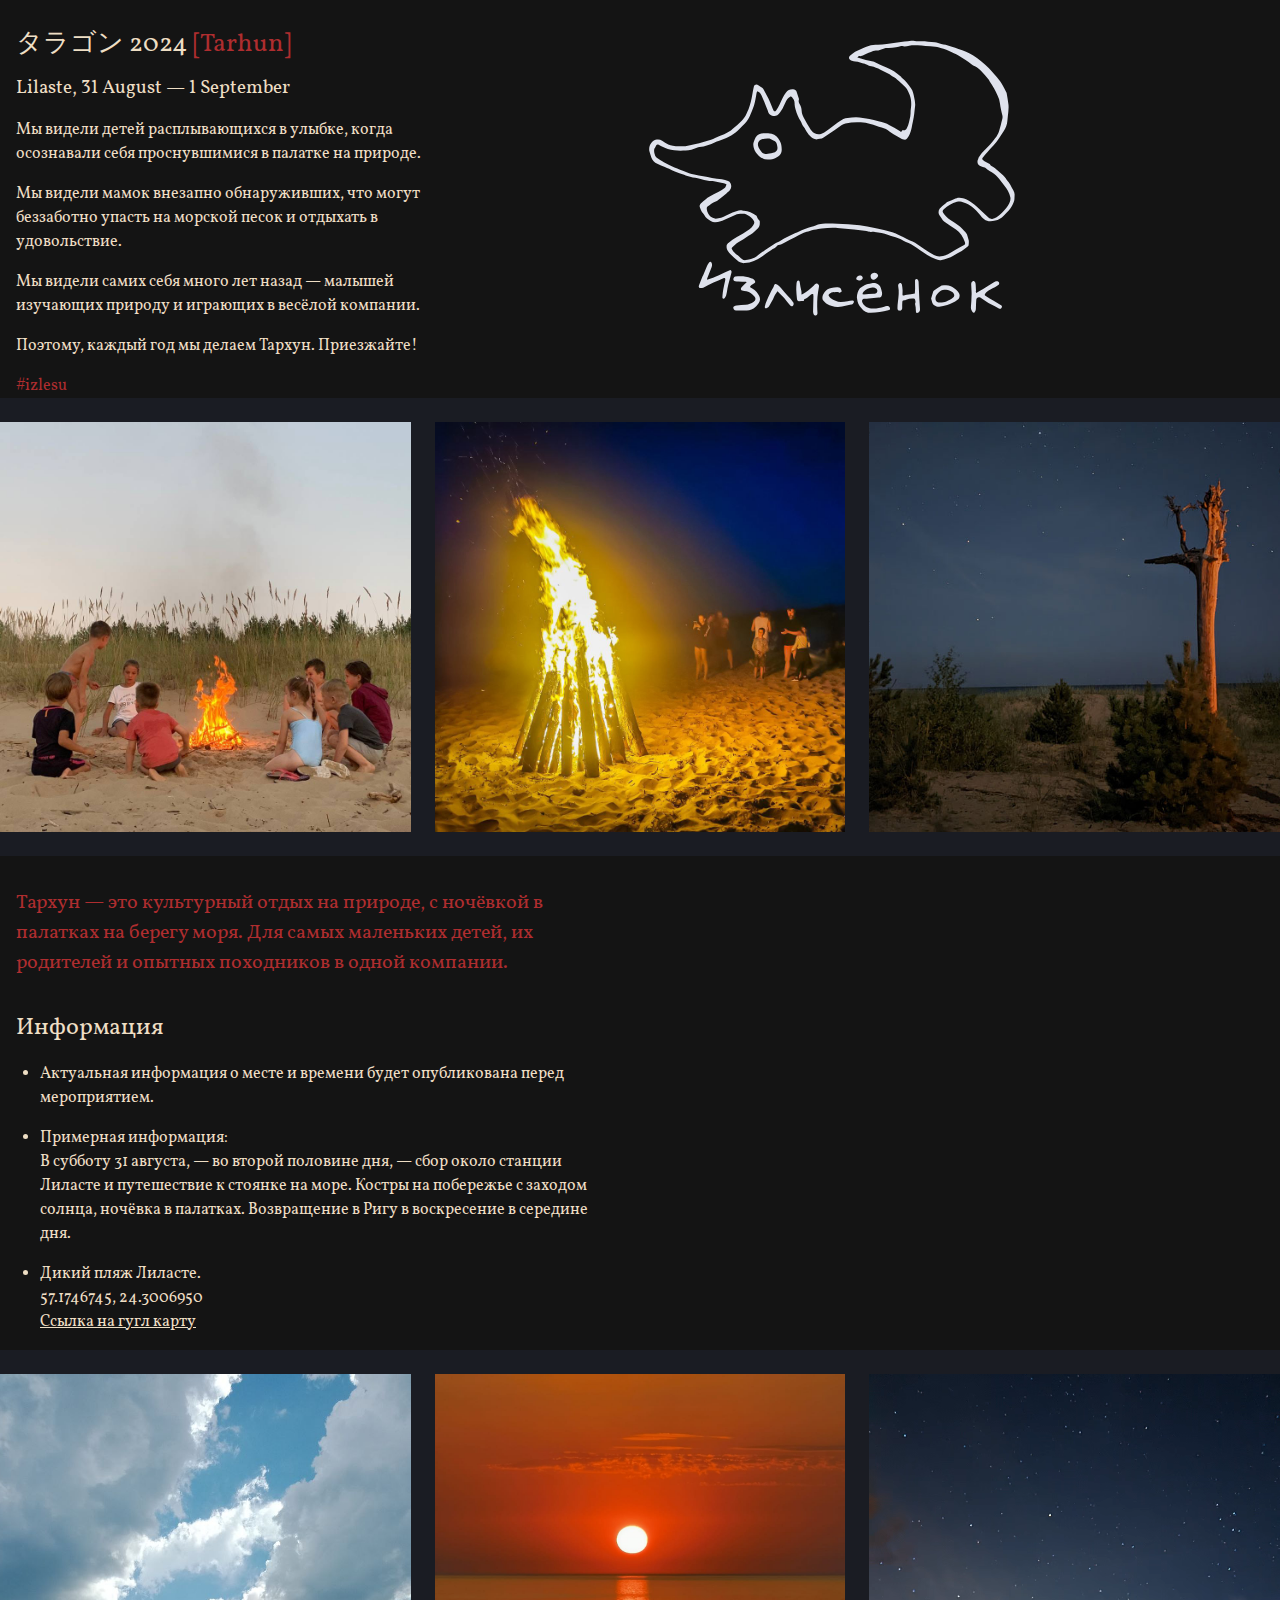
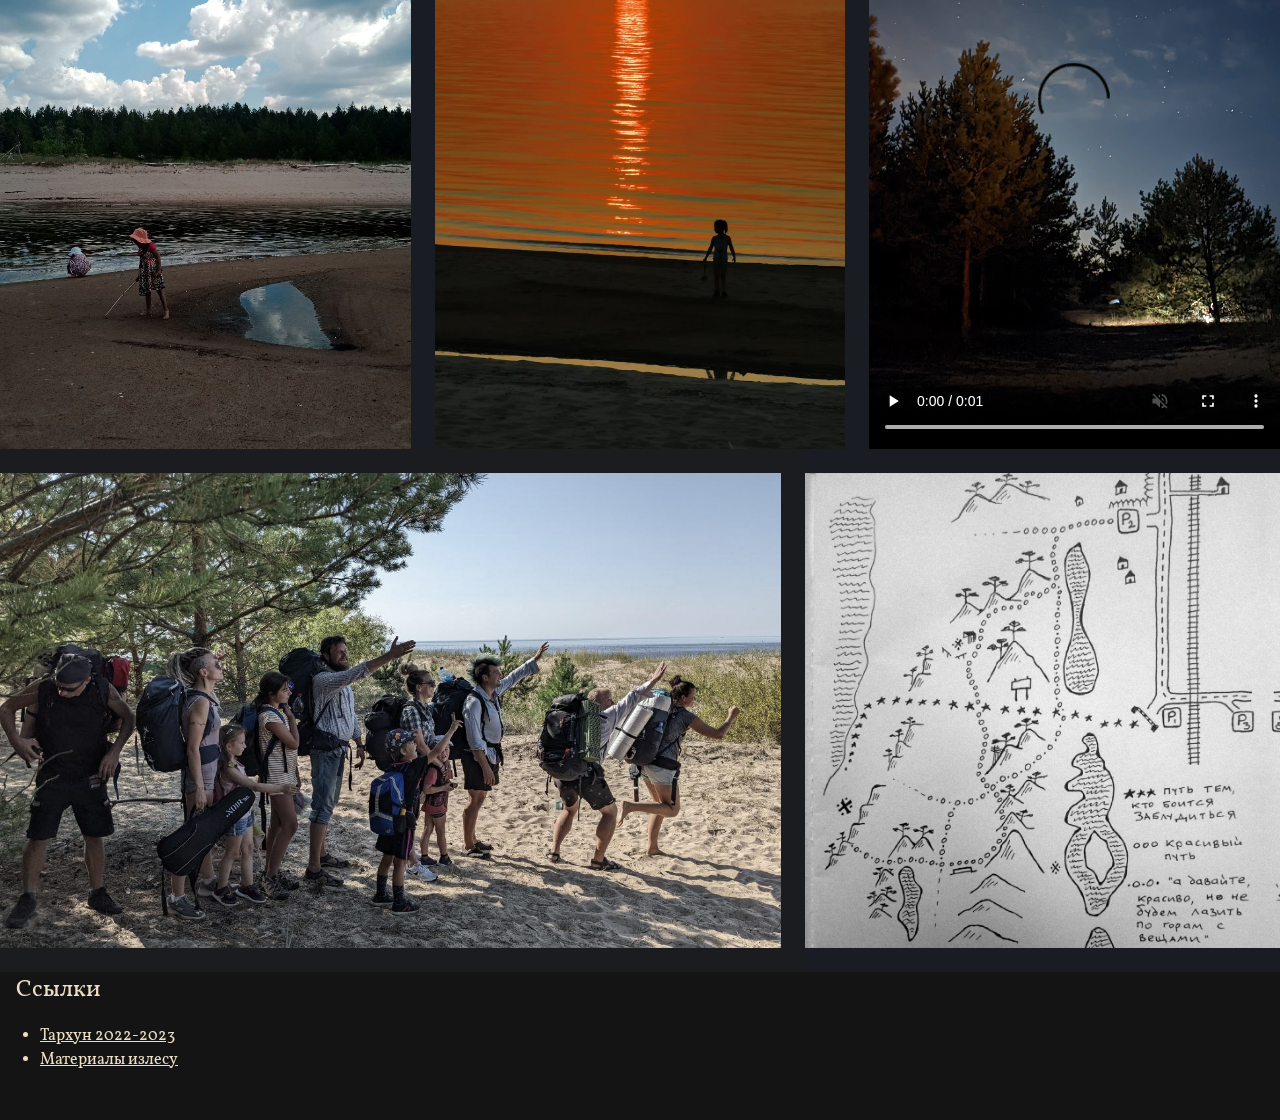
<file: index.html>
<!DOCTYPE html>
<html lang="en">
<head>
    <meta charset="UTF-8">
    <meta content="width=device-width,initial-scale=1" name="viewport">
    <!-- .htmlseed 24.5.10 Len ~ ʕ⊙ᴥ⊙ʔ ~ -->

    <!-- ~ ~ ~ ~ ~ ~ ~ ~ ~ ~ ~ ~ ~ ~ ~ ~ ~ ~ ~ ~ ~>> Tab data -->
    <title>タラゴン Tarhun`24</title>
    <meta name="description" content="Мероприятие для детей в дикой природе">
    <meta name="theme-color" content="#314159">
    <link rel="icon" type="image/png" href="app/icon512.png">
    <!-- ~ ~ ~ ~ ~ ~ ~ ~ ~ ~ ~ ~ ~ ~ ~ ~ ~ ~ ~ ~ -->

    <!-- ~ ~ ~ ~ ~ ~ ~ ~ ~ ~ ~ ~ ~ ~ ~ ~ ~ ~ ~ ~ ~>> CSS preset 2024 -->
    <style>
        body {
          --colorPaperTone: hsl( 37, 55%, 85%);
          --colorPaperDark: hsl(  0,  0%,  8%);
          --colorPaperRose: hsl(359, 59%, 43%);

          --background-color: var(--colorPaperDark);
          --foreground-color: var(--colorPaperTone);
              --accent-color: var(--colorPaperRose);
        }

        body {
            background-color: var(--background-color);
            margin: 0; color: var(--foreground-color);
            font-family: monospace; overflow-y:scroll;
        }

        a {
            color: inherit;
            text-decoration: underline;
        }

        img, video, svg {
            margin: 0;
            border: 0;
            max-width: 100%;
            display:  block;
        }
    </style>
    <!-- ~ ~ ~ ~ ~ ~ ~ ~ ~ ~ ~ ~ ~ ~ ~ ~ ~ ~ ~ ~ ~>> CSS custom -->
    <style>
        [contenteditable] {
            color: var(--accent-color, inherit);
            border-left: 1em solid currentColor;
        }
        [accent-color] {
            color: var(--accent-color);
        }
    </style>
    <!-- ~ ~ ~ ~ ~ ~ ~ ~ ~ ~ ~ ~ ~ ~ ~ ~ ~ ~ ~ ~ ~>> CSS stylesheet -->
    <link
        href="app/combo.css"
        type="text/css" rel="stylesheet" media="all">
    <link
        href="app/compo.css"
        type="text/css" rel="stylesheet" media="all">
    <link
        href="app/custom.css"
        type="text/css" rel="stylesheet" media="all">
    <link
        href="app/cfonts.css"
        type="text/css" rel="stylesheet" media="all">
    <!-- ~ ~ ~ ~ ~ ~ ~ ~ ~ ~ ~ ~ ~ ~ ~ ~ ~ ~ ~ ~ -->

</head>
<body>
    <!-- ~ ~ ~ ~ ~ ~ ~ ~ ~ ~ ~ ~ ~ ~ ~ ~ ~ ~ ~ ~ ~>> introduction -->
    <article article-introduction class="layoutBook">
        <section>
            <h1>
                タラゴン 2024
                <span accent-color>[Tarhun]</span>
            </h1>
            <h3 class="font-feature-digital">
                Lilaste, 31 August — 1 September
            </h3>

            <p>
                Мы видели детей расплывающихся в улыбке, когда осознавали себя проснувшимися в палатке на природе.
            </p>
            <p>
                Мы видели мамок внезапно обнаруживших, что могут беззаботно упасть на морской песок и отдыхать в удовольствие.
            </p>
            <p>
                Мы видели самих себя много лет назад — малышей изучающих природу и играющих в весёлой компании.
            </p>
            <p>
                Поэтому, каждый год мы делаем Тархун. Приезжайте!
            </p>
            <p>
                <span accent-color>#izlesu</span>
            </p>
        </section>
        <blockquote>
            <img class="Xratio --fitme"
                 src="art/izlisenok-v00.svg"
                 alt="">
        </blockquote>
    </article>


    <!-- ~ ~ ~ ~ ~ ~ ~ ~ ~ ~ ~ ~ ~ ~ ~ ~ ~ ~ ~ ~ ~>> introduction gallery -->
    <article class="layoutGallery">
        <section class="gridline XXX">
            <img class="Qratio fitme"
                 src="art/kidfire.jpg"
                 alt="">
            <img class="Qratio fitme"
                 src="art/bigfire.jpg"
                 alt="">
            <img class="Qratio fitme"
                 src="art/icon.jpg"
                 alt="">
        </section>
    </article>

    <!-- ~ ~ ~ ~ ~ ~ ~ ~ ~ ~ ~ ~ ~ ~ ~ ~ ~ ~ ~ ~ ~>> information -->
    <article article-about class="layoutBook">
        <p>Тархун — это культурный отдых на природе, с ночёвкой в палатках на берегу моря. Для самых маленьких детей, их родителей и опытных походников в одной компании.</p>
    </article>

    <article article-information class="layoutBook">
        <h2>Информация</h2>
        <ul>
            <li>
                Актуальная информация о месте и времени будет опубликована перед мероприятием.
            </li>
            <li>
                Примерная информация:<br/>
                В субботу 31 августа, — во второй половине дня, — сбор около станции Лиласте и путешествие к стоянке на море. Костры на побережье с заходом солнца, ночёвка в палатках. Возвращение в Ригу в воскресение в середине дня.
            </li>
            <li>
                <p>Дикий пляж Лиласте.</p>
                <p>57.1746745, 24.3006950</p>
                <p><a href="https://www.google.com/maps/place/Lilaste+beach/@57.1740279,24.3037253,16.75z/data=!4m13!1m7!3m6!1s0x46eeb0d0ee4a5ccd:0x9d9f8675a04b0f5d!2sLilaste,+Saulkrastu+lauku+teritorija!3b1!8m2!3d57.1903185!4d24.3491152!3m4!1s0x46eeb74736297241:0x84dd68f817b6980c!8m2!3d57.1745302!4d24.300705!5m1!1e4">Ссылка на гугл карту</a></p>
            </li>
        </ul>
    </article>

    <!-- ~ ~ ~ ~ ~ ~ ~ ~ ~ ~ ~ ~ ~ ~ ~ ~ ~ ~ ~ ~ ~>> inspiration gallery -->
    <article article-inspiration class="layoutGallery">
        <section class="gridline XXX">
            <img class="Vratio fitme"
                 src="art/vnice02.jpg"
                 alt="">
            <img class="Vratio fitme"
                 src="art/vnice01.jpg"
                 alt="">
            <video controls muted loop autoplay
                   onloadstart="this.playbackRate = 1;"
                   class="Vratio --screensize fitme"
                   style="object-position: 50% 50%; transform: scaleX(1);
                   filter: saturate(100%) contrast(100%) brightness(100%);"
                   ><source type="video/webm"
                    src="art/Night-camp-by-Kiver.webm"
                    /></video>
        </section>
        <section class="gridline WQ">
            <img class="Wratio fitme"
                 src="art/tarhun-exit_2022-08-28_18-46-59.jpg"
                 style="filter: saturate(60%);"
                 alt="">
            <img class="Qratio fitme"
                 src="art/Tarhun-map01sq.jpg"
                 alt="">
        </section>

    </article>

    <!-- ~ ~ ~ ~ ~ ~ ~ ~ ~ ~ ~ ~ ~ ~ ~ ~ ~ ~ ~ ~ ~>> outro -->
    <article article-links class="layoutBook">
        <h2>Ссылки</h2>
        <ul>
            <li>
                <a href="tarhun2023.html">Тархун 2022-2023</a>
            </li>
            <li>
                <a href="https://zlsheepcity.github.io/izlesu/">Материалы излесу</a>
            </li>
        </ul>
    </article>

    <br><br>
    <!-- ~ ~ ~ ~ ~ ~ ~ ~ ~ ~ ~ ~ ~ ~ ~ ~ ~ ~ ~ ~ ~>> END -->
</body>
</html>
</file>
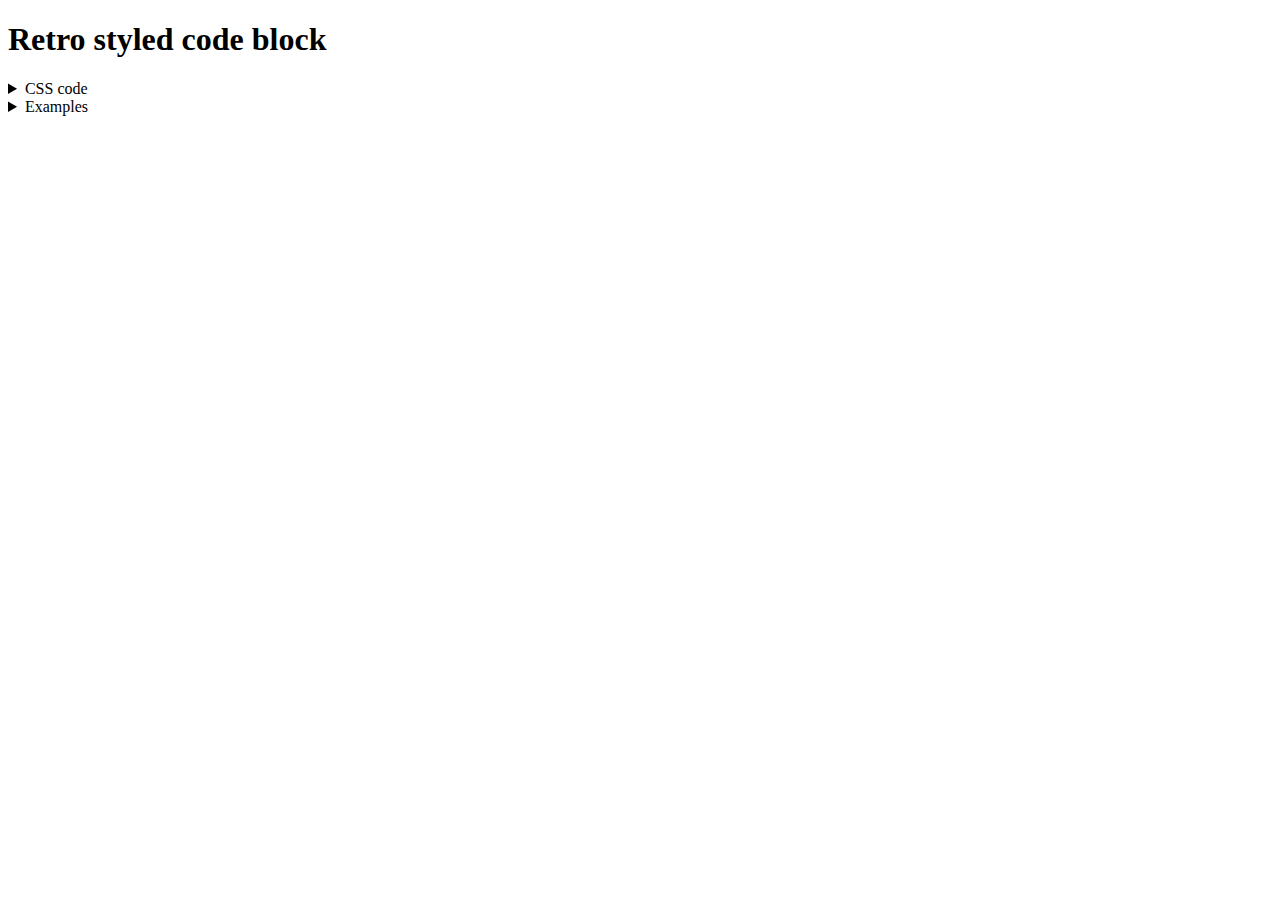
<file: article-code-block.html>
<!DOCTYPE html>
<html lang="en">
<head>
    <meta charset="UTF-8">
    <title>Retro Styled Code Block</title>

    <link
        href="https://fonts.googleapis.com/css?family=VT323"
        rel="stylesheet">

</head>
<body>

    <header>
        <h1 class="ar-candy-caption">
            <b row size-a tint-y>
                <b size-b tint-a> Retro</b>
                <b size-b tint-a> styled</b>
            </b>
            <b row size-a tint-a>
                <b size-c tint-g> code</b>
                <b size-b tint-a> block</b>
            </b>
        </h1>
    </header>

    <!-- ~ ~ ~ ~ ~ ~ ~ ~ ~ ~ ~ ~ ~ ~ ~ ~ ~ ~ ~ ~ ~ ~ CSS code -->

    <details>
    <summary>CSS code</summary>
    <style display-source code-block>
        /* ~ ~ ~ ~ ~ ~ ~ ~ ~ ~ ~ ~ ~ Typography */

        [code-block] {
            font-family: 'VT323', monospace;
            font-size:    1.25rem;
            line-height:  1.25;
            tab-size:     4;
            white-space:  pre;
            font-weight:  normal;
            font-variant-ligatures: none;
        }

        /** Google Font
            @import url('https://fonts.googleapis.com/css?family=VT323');
            <link
                href="https://fonts.googleapis.com/css?family=VT323"
                rel="stylesheet">
        **/

        /* ~ ~ ~ ~ ~ ~ ~ ~ ~ ~ ~ ~ ~ Layout */

        [code-block] {
            display:    block;
            min-height: 5rem;
            margin:     0;
            border:     0;
            padding:    1rem;
            overflow:   auto;
            overflow-y: hidden;
            position:   relative;
            resize:     none;
        }

        /* ~ ~ ~ ~ ~ ~ ~ ~ ~ ~ ~ ~ ~ Decoration Design */

        [code-block][theme-green] { --theme-HSL-text: 91, 100%, 50%; }
        [code-block][theme-brown] { --theme-HSL-text: 41, 100%, 50%; }
        [code-block] {
          --theme-HSL-text: 41, 100%, 50%;
          --theme-HSL-back: 226, 15%, 12%; /* NobleBlack */

          --code-back-color:  hsla(var(--theme-HSL-back), 1);
          --code-text-color:  hsla(var(--theme-HSL-text), 0.80);
          --code-drag-color:  hsla(var(--theme-HSL-text), 0.60);
          --code-text-shadow: hsla(var(--theme-HSL-text), 0.10);
          --code-back-shadow: hsla(var(--theme-HSL-back), 0.75);
          --light-00: hsla(var(--theme-HSL-text), 0.00);
          --light-01: hsla(var(--theme-HSL-text), 0.01);
          --light-05: hsla(var(--theme-HSL-text), 0.05);
          --light-15: hsla(var(--theme-HSL-text), 0.15);

            background-color: var(--code-back-color);
            color:            var(--code-text-color);
            text-shadow:      var(--code-text-shadow) .5em 0 .2em;
            box-shadow:       inset 0 0 4em var(--code-back-shadow);
            border-radius: 4px;

            background-size:  100% 100%, 100% 2px;
            background-image:
                linear-gradient( to bottom,
                    var(--light-05),
                    var(--light-15) 0.5em,
                    var(--light-05)   2em,
                    var(--light-05)   2em,
                    var(--light-00)
                ),
                linear-gradient( to bottom,
                    var(--light-15),
                    var(--light-15) 50%,
                    var(--light-00) 50%,
                    var(--light-00)
                );
        }

        /* ~ ~ ~ ~ ~ ~ ~ ~ ~ ~ ~ ~ ~ Components */

        [code-block] mark {
            background-color: var(--code-text-color);
            color:            var(--code-back-color);
        }
        [code-block] a {
            text-decoration:  underline;
            color:            inherit;
        }

        /* ~ ~ ~ ~ ~ ~ ~ ~ ~ ~ ~ ~ ~ Scanning Line */

        [code-block]::after {
            content:  "";
            display:  block;
            position: absolute;
            z-index:  1;
            top:      0;
            bottom:   0;
            left:     0;
            right:    0;

            animation: CodeBlockScanline 12s linear infinite;
            background-size:   cover;
            background-repeat: no-repeat;
            background-image:  linear-gradient( to bottom,
                var(--light-00)  0,
                var(--light-00)  1.00em,
                var(--light-05)  3.00em,
                var(--light-15)  3.10em,
                var(--light-01)  3.11em,
                var(--light-05)  3.20em,
                var(--light-00)  3.30em,
                var(--light-00) 10.00em
            );

            cursor:          pointer;
            pointer-events:  none;
        }

        @keyframes CodeBlockScanline {
            from { transform: translateY(-4em); }
            to   { transform: translateY(100%); }
        }

        /* ~ ~ ~ ~ ~ ~ ~ ~ ~ ~ ~ ~ ~ Scrollbar */

        [code-block] {
            scrollbar-color: var(--code-bar-color) transparent;
        }
        [code-block]::-webkit-scrollbar {
            width: 0.5rem;
        }
        [code-block]::-webkit-scrollbar-track {
            -webkit-box-shadow: none;
        }
        [code-block]::-webkit-scrollbar-thumb {
            background-color:  var(--code-drag-color);
            outline: 1px solid var(--code-drag-color);
        }
    </style>
    </details>

    <!-- ~ ~ ~ ~ ~ ~ ~ ~ ~ ~ ~ ~ ~ ~ ~ ~ ~ ~ ~ ~ ~ ~ Examples -->

    <details>
    <summary>Examples</summary>

    <h4>&lt;code code-block&gt;</h4>

    <code code-block>
    [code-block] {
        font-family: 'VT323', monospace;
        font-size:    1.25rem;
        line-height:  1.25;
        tab-size:     4;
        white-space:  pre;
        font-weight:  normal;
        font-variant-ligatures: none;
    }
    <a href="#">Link</a>
    <mark>[Mark]</mark> <mark><a href="#">[Mark Link]</a></mark>
    </code>

    <h4>&lt;code code-block theme-green&gt;</h4>

    <code code-block theme-green>
      --code-back-color:  hsla(var(--theme-HSL-back), 1);
      --code-text-color:  hsla(var(--theme-HSL-text), 0.80);
      --code-drag-color:  hsla(var(--theme-HSL-text), 0.60);
      --code-text-shadow: hsla(var(--theme-HSL-text), 0.10);
      --code-back-shadow: hsla(var(--theme-HSL-back), 0.75);
      --light-00: hsla(var(--theme-HSL-text), 0.00);
      --light-01: hsla(var(--theme-HSL-text), 0.01);
      --light-05: hsla(var(--theme-HSL-text), 0.05);
      --light-15: hsla(var(--theme-HSL-text), 0.15);
    </code>

    </details>


</body>
</html>
</file>
<file: app/combo.css>
/** stylecore combo, 24.7.24.Len **/
/** ~ ~ ~ ~ ~ ~ ~ ~ ~ ~ ~ ~ ~ ~ ~ ~ ~ ~ ~ ~ ~ ~ Window */


/** Minimal box model */
    *, *:before, *:after { box-sizing: border-box; }
    html                 { height: 100%; }
    html, body           { margin: 0; padding: 0; }

/** Scroll behavoir - force visible to avoid content jump, 2024 */
    body { overflow-y:scroll; scrollbar-gutter:stable; }

/** Tap on clickable element */
    a, area, button, input, label, select, summary, textarea, [tabindex] {
       -ms-touch-action: manipulation;
           touch-action: manipulation;
    }

/** ~ ~ ~ ~ ~ ~ ~ ~ ~ ~ ~ ~ ~ ~ ~ ~ ~ ~ ~ ~ ~ ~ Semantic markup reset */

    figure, figcaption, fieldset, legend {
        display: block;
        margin:  0;
        padding: 0;
        border:  0;
        white-space: normal;
    }

    main, article, section, aside, header, footer, nav {
        display: block;
    }

    pre, code {
        display: block;
    }

/** ~ ~ ~ ~ ~ ~ ~ ~ ~ ~ ~ ~ ~ ~ ~ ~ ~ ~ ~ ~ ~ ~ Text markup reset */

    p, blockquote {
        margin:  0;
        padding: 0;
        font:    inherit;
    }

    ul, ol {
        padding:  0;
        margin:   0;
        margin-left: 1.5em;
    }

    a {
        color: inherit;
        text-decoration: underline;
    }

    h1, h2, h3, h4, h5, h6 {
        margin:  0;
        padding: 0;
        font-family: inherit;
     /* font-size:   inherit; */
        line-height: inherit;
        font-weight: inherit;
    }

/** ~ ~ ~ ~ ~ ~ ~ ~ ~ ~ ~ ~ ~ ~ ~ ~ ~ ~ ~ ~ ~ ~ Elements to normalize 2024 */

    [hidden] { display: none; }

    button {
        padding:    0.25em 1.5em;
        border:     0;
        font:       inherit;
      --background-color: var(--back-color-accent, transparent);
        background-color: var(--background-color);
      --color:            var(--text-color, inherit);
        color:            var(--color);
    }

    td, th {
        text-align:     left;
        vertical-align: top;
        padding-top:    0.25em;
        padding-bottom: 0.25em;
    }

    hr {
        background: transparent;
        box-shadow: none;
        border:  0;
        margin:  0;

     /* use as empty space */
        display:    block;
        font-size:  inherit;
        height:     4em;
    }


/** ~ ~ ~ ~ ~ ~ ~ ~ ~ ~ ~ ~ ~ ~ ~ ~ ~ ~ ~ ~ ~ ~ Images and Media */


    img, svg, canvas,
    figure, figcaption,
    iframe, embed, object {
        display:   block;
        max-width: 100%;
        margin:    0;
        padding:   0;
        border:    0;
    }

    img {
        object-fit: cover;
    }


/** ~ ~ ~ ~ ~ ~ ~ ~ ~ ~ ~ ~ ~ ~ ~ ~ ~ ~ ~ ~ ~ ~ font rendering */


html {
   -ms-text-size-adjust:     100%;
   -webkit-text-size-adjust: 100%;
}
body {
    text-rendering: optimizeLegibility;
   -webkit-font-smoothing: antialiased;
}


/** ~ ~ ~ ~ ~ ~ ~ ~ ~ ~ ~ ~ ~ ~ ~ ~ ~ ~ ~ ~ ~ ~ font settings 2024 */


    body {
        line-height: var(--line-height, 1.5);
        font-family: var(--font-family, sans-serif);
        font-weight: var(--font-weight, normal);
     /* font-size:   use default */
    }

    :root {
      --font-family: var(--font-family--TufteSerif);
      --font-family--TufteSerif:
            Vollkorn, "et-book", Palatino, "Palatino Linotype","Palatino LT STD","Book Antiqua",
            Georgia, serif, "Apple Color Emoji","Segoe UI Emoji","Segoe UI Symbol";
      --font-weight: 400;
    }

    /* Font Features Inspector: wakamaifondue.com */

    .font-feature-digital {
        font-feature-settings:
            'lnum' on,
            'ss14' on,
            'ss17' on;
    }
    .sup-num {
        font-size:             inherit;
        vertical-align:        text-top;
        font-feature-settings: 'sups' on;
    }
    .sub-num {
        font-size:             inherit;
        vertical-align:        text-bottom;
        font-feature-settings: 'subs' on;
    }


/** ~ ~ ~ ~ ~ ~ ~ ~ ~ ~ ~ ~ ~ ~ ~ ~ ~ ~ ~ ~ ~ ~ Colors 2020 */


:root {
 /* Paper Palette */
  --color-PaperTone:   hsl( 37, 55%, 85%);
  --color-PaperDark:   hsl(  0,  0%,  8%);
  --color-PaperRose:   hsl(359, 59%, 43%);
 /* Noble Palette */
  --color-NobleBlack:  hsl(226, 15%, 12%);
  --color-NobleWhite:  hsl(226, 27%, 90%);
  --color-NobleNight:  hsl(226, 17%, 20%);
  --color-NobleDay:    hsl(226, 32%, 75%);
  --color-NobleSky:    hsl(204, 22%, 55%);
  --color-NobleSea:    hsl(212, 34%, 29%);
  --color-NobleSunset: hsl(359, 28%, 82%);
  --color-NobleAccent: hsl(359, 54%, 53%);
  --color-NobleAction: hsl(359, 59%, 43%);
 /* Ivory Palette */
  --color-Ivory:       hsl( 53, 66%, 80%);
  --color-IvoryAccent: hsl( 53, 70%, 76%);
  --color-IvoryDark:   hsl(204,  4%, 22%);
  --color-IvoryGray:   hsl(204,  8%, 38%);
 /* App Palette */
  --color-AppBlue:     hsl(202, 81%, 23%);
  --color-AppGreen:    hsl(155, 31%, 62%);
  --color-AppGold:     hsl( 42, 79%, 53%);
  --color-AppRed:      hsl( 15, 75%, 30%);
  --color-AppBrown:    hsl( 34, 20%, 33%);
}


/** ~ ~ ~ ~ ~ ~ ~ ~ ~ ~ ~ ~ ~ ~ ~ ~ ~ ~ ~ ~ ~ ~ Color Model 2020 */


    .use-colors {
      --background-color: var(--back-color);
      --color:            var(--text-color);
        background-color: var(--background-color);
        color:            var(--color);
    }

    /* Palettes */

    .colors--swed {
      --back-color:       hsl(226, 15%, 12%); /* NobleBlack */
      --back-color-more:  hsl(212, 34%, 29%); /* NobleSea */
      --back-color-less:  hsl(226, 17%, 20%); /* NobleNight */

      --text-color:       hsl(226, 27%, 90%); /* NobleWhite */
      --text-color-more:  hsl(226, 32%, 75%); /* NobleDay */
      --text-color-less:  hsl(226, 32%, 66%);

      --link-color:       hsl(359, 54%, 53%); /* NobleAccent */
      --link-color-more:  hsl(359, 59%, 43%); /* NobleAction */
      --link-color-text:  white;
    }

    .colors--swed-secondary {
      --back-color:       hsl(212, 34%, 29%); /* NobleSea */
      --back-color-more:  hsl(212, 42%, 22%);
      --back-color-less:  hsl(212, 30%, 32%);

      --text-color:       hsl(226, 27%, 90%); /* NobleWhite */
      --text-color-more:  hsl(226, 32%, 75%); /* NobleDay */
      --text-color-less:  hsl(226, 32%, 66%);

      --link-color:       hsl(359, 54%, 53%); /* NobleAccent */
      --link-color-more:  hsl(359, 59%, 43%); /* NobleAction */
      --link-color-text:  white;
    }

    .colors--swed-third {
      --back-color:       hsl(204, 22%, 55%); /* NobleSky */
      --back-color-more:  hsl(204, 26%, 50%);
      --back-color-less:  hsl(204, 18%, 58%);

      --text-color:       hsl(  0,  0%,100%);
      --text-color-more:  hsl(  0,  0%,100%);
      --text-color-less:  hsl(  0,  0%, 90%);

      --link-color:       hsl(359, 54%, 73%); /* NobleAccent */
      --link-color-more:  hsl(359, 59%, 63%); /* NobleAction */
      --link-color-text:  white;
    }

    .colors--ivory {
      --back-color:       hsl( 53, 66%, 80%); /* Ivory */
      --back-color-more:  hsl( 53, 70%, 70%);
      --back-color-less:  hsl( 53, 70%, 76%); 

      --text-color:       hsl(204,  4%, 22%); /* IvoryDark */
      --text-color-more:  hsl(204,  8%, 38%); /* IvoryGray */
      --text-color-less:  hsl(204,  8%, 38%); /* IvoryGray */

      --link-color:       hsl(359, 54%, 53%); /* NobleAccent */
      --link-color-more:  hsl(359, 59%, 43%); /* NobleAction */
      --link-color-text:  white;
    }


/** ~ ~ ~ ~ ~ ~ ~ ~ ~ ~ ~ ~ ~ ~ ~ ~ ~ ~ ~ ~ ~ ~ /Color Model **/


/** ~ ~ ~ ~ ~ ~ ~ ~ ~ ~ ~ ~ ~ ~ ~ ~ ~ ~ ~ ~ ~ ~ display-source */


    [display-source] {
        display: block;
        padding: 0 1em 1em 0;
        margin:  0 0   1em 0;
        max-width: max-content;
        font-family: monospace;
        white-space: pre;
        overflow-x: auto;
    }
    [display-source]:is(textarea) {
        width:       100%;
        background:  transparent;
        color:       inherit;
        border:      0;
        outline:     0;
    }

    /** **
    [contenteditable] {
      --color: currentColor;
        color: var(--color);
        border-left: 1em solid var(--color);
    }
    /** **/


/** ~ ~ ~ ~ ~ ~ ~ ~ ~ ~ ~ ~ ~ ~ ~ ~ ~ ~ ~ ~ ~ ~ /display-source */
</file>
<file: app/compo.css>
/** components compo, 24.7.24.Len **/
/** ~ ~ ~ ~ ~ ~ ~ ~ ~ ~ ~ ~ ~ ~ ~ ~ ~ ~ ~ ~ ~ ~ layoutGallery **/
/** ~ ~ ~ ~ ~ ~ ~ ~ ~ ~ ~ ~ ~ ~ ~ ~ ~ ~ ~ ~ ~ ~ layoutBook **/
/** ~ ~ ~ ~ ~ ~ ~ ~ ~ ~ ~ ~ ~ ~ ~ ~ ~ ~ ~ ~ ~ ~ myocards **/
/** ~ ~ ~ ~ ~ ~ ~ ~ ~ ~ ~ ~ ~ ~ ~ ~ ~ ~ ~ ~ ~ ~ Candy caption **/
/** ~ ~ ~ ~ ~ ~ ~ ~ ~ ~ ~ ~ ~ ~ ~ ~ ~ ~ ~ ~ ~ ~ details»summary **/


/** ~ ~ ~ ~ ~ ~ ~ ~ ~ ~ ~ ~ ~ ~ ~ ~ ~ ~ ~ ~ ~ ~ layoutGallery **/
/** v2024.7.24 demi **/
/** ~ ~ ~ ~ ~ ~ ~ ~ ~ ~ ~ ~ ~ ~ ~ ~ ~ ~ ~ ~ ~ ~ colors */

    .layoutGallery {
      --color:            hsl(226, 27%, 90%); /* NobleWhite */
      --background-color: hsl(226, 15%, 12%); /* NobleBlack */
    }

    .layoutGallery:not(.transparent) {
        background-color: var(--background-color);
        color:            var(--color);
    }

/** ~ ~ ~ ~ ~ ~ ~ ~ ~ ~ ~ ~ ~ ~ ~ ~ ~ ~ ~ ~ ~ ~ gaps */

    .layoutGallery {
      --gap--base: 1.500em;
      --gap--mini: 0.125em;
      --gap: var(--gap--base);
    }

    @media all and (max-width:1080px) {
    .layoutGallery {--gap: var(--gap--mini);}
    }/* /media */

/** ~ ~ ~ ~ ~ ~ ~ ~ ~ ~ ~ ~ ~ ~ ~ ~ ~ ~ ~ ~ ~ ~ grid */

    .layoutGallery,
    .layoutGallery .gridline {
        position: relative;
        max-width: 100%;
        display: grid;
        grid-gap: var(--gap);
        align-content: start;
        grid-template-columns: var(--grid-template-columns);
      --grid-template-columns: 1fr;
    }

/** ~ ~ ~ ~ ~ ~ ~ ~ ~ ~ ~ ~ ~ ~ ~ ~ ~ ~ ~ ~ ~ ~ lines */

    .layoutGallery .gridline.X    {--grid-template-columns: repeat(1, 1fr);}
    .layoutGallery .gridline.XX   {--grid-template-columns: repeat(2, 1fr);}
    .layoutGallery .gridline.XXX  {--grid-template-columns: repeat(3, 1fr);}
    .layoutGallery .gridline.XXXX {--grid-template-columns: repeat(4, 1fr);}
    .layoutGallery .gridline.X5   {--grid-template-columns: repeat(5, 1fr);}
    .layoutGallery .gridline.X6   {--grid-template-columns: repeat(6, 1fr);}

    .layoutGallery .gridline.OOX>*:first-child { grid-column:  1 /  3 }
    .layoutGallery .gridline.XOO>*:last-child  { grid-column: -3 / -1 }

/** ~ ~ ~ ~ ~ ~ ~ ~ ~ ~ ~ ~ ~ ~ ~ ~ ~ ~ ~ ~ ~ ~ lines more */
/** VWQ ratio set 2023 */

    .layoutGallery {
      --aspect-ratio--Qratio: 1080/1080;
      --aspect-ratio--Wratio: 1774/1080;
      --aspect-ratio--Vratio: 1080/1774;
    }

    .layoutGallery .gridline.WQ
    {--grid-template-columns: 1774fr 1080fr}
    .layoutGallery .gridline.QW
    {--grid-template-columns: 1080fr 1774fr}

    .layoutGallery .gridline.QWW
    {--grid-template-columns: 1080fr 1774fr 1774fr}
    .layoutGallery .gridline.QQW
    {--grid-template-columns: 1080fr 1080fr 1774fr}
    .layoutGallery .gridline.QWQ
    {--grid-template-columns: 1080fr 1774fr 1080fr}
    .layoutGallery .gridline.WQW
    {--grid-template-columns: 1774fr 1080fr 1774fr}
    .layoutGallery .gridline.WWQ
    {--grid-template-columns: 1774fr 1774fr 1080fr}
    .layoutGallery .gridline.WQQ
    {--grid-template-columns: 1774fr 1080fr 1080fr}

    .layoutGallery .gridline.VWV
    {--grid-template-columns: 658fr 1774fr 658fr}
    .layoutGallery .gridline.VQV
    {--grid-template-columns: 658fr 1080fr 658fr}
    .layoutGallery .gridline.QVQ
    {--grid-template-columns: 1080fr 658fr 1080fr}
    .layoutGallery .gridline.WVW
    {--grid-template-columns: 1774fr 658fr 1774fr}
    .layoutGallery .gridline.VWQV
    {--grid-template-columns: 658fr 1774fr 1080fr 658fr}
    .layoutGallery .gridline.VQWV
    {--grid-template-columns: 658fr 1080fr 1774fr 658fr}

    .layoutGallery .gridline.VQW
    {--grid-template-columns: 658fr 1080fr 1774fr}
    .layoutGallery .gridline.VWQ
    {--grid-template-columns: 658fr 1774fr 1080fr}
    .layoutGallery .gridline.WQV
    {--grid-template-columns: 1774fr 1080fr 658fr}
    .layoutGallery .gridline.QWV
    {--grid-template-columns: 1080fr 1774fr 658fr}
    .layoutGallery .gridline.WVQ
    {--grid-template-columns: 1774fr 658fr 1080fr}
    .layoutGallery .gridline.QVW
    {--grid-template-columns: 1080fr 658fr 1774fr}

    .layoutGallery .Qratio {aspect-ratio: var(--aspect-ratio--Qratio);}
    .layoutGallery .Wratio {aspect-ratio: var(--aspect-ratio--Wratio);}
    .layoutGallery .Vratio {aspect-ratio: var(--aspect-ratio--Vratio);}

/** ~ ~ ~ ~ ~ ~ ~ ~ ~ ~ ~ ~ ~ ~ ~ ~ ~ ~ ~ ~ ~ ~ empty cells */

    .layoutGallery .gridline,
    .layoutGallery .gridskip {
        pointer-events: none;
    }
    .layoutGallery .gridline >*:not(.gridline, .gridskip),
    .layoutGallery .gridskip >*:not(.gridline, .gridskip) {
        pointer-events: all;
    }

/** ~ ~ ~ ~ ~ ~ ~ ~ ~ ~ ~ ~ ~ ~ ~ ~ ~ ~ ~ ~ ~ ~ scroll slices */

    .layoutGallery .scrolltopGroup >*,
    .layoutGallery .scrolltop { position:sticky; top:0; }

    .layoutGallery .scrollbotGroup >*,
    .layoutGallery .scrollbot { position:sticky; bottom:0; }

/** ~ ~ ~ ~ ~ ~ ~ ~ ~ ~ ~ ~ ~ ~ ~ ~ ~ ~ ~ ~ ~ ~ items */

    .layoutGallery video,
    .layoutGallery img {
        display: block;
        width:   100%;
        height:  auto;
        object-fit: contain;
        background-color: var(--background-color);
    }

    .layoutGallery video,
    .layoutGallery img {
        outline: var(--gap) solid var(--background-color);
    }

/** ~ ~ ~ ~ ~ ~ ~ ~ ~ ~ ~ ~ ~ ~ ~ ~ ~ ~ ~ ~ ~ ~ plugins */

    .layoutGallery:is(article) {
        padding: var(--gap) 0;
    }
    .layoutGallery.fitness *:is(img,video)  {
        object-fit: cover;
        height: 100%;
    }

/** ~ ~ ~ ~ ~ ~ ~ ~ ~ ~ ~ ~ ~ ~ ~ ~ ~ ~ ~ ~ ~ ~ workers */

    .layoutGallery .screensize {min-height:100vh}
    .layoutGallery .centerit {
        display: grid;
        place-items: center;
    }
    .layoutGallery .fitme  {
        object-fit: cover;
        height: 100%;
    }
    .layoutGallery .fillme {
        background-color: var(--background-color);
        outline: var(--gap) solid var(--background-color);
    }

/** ~ ~ ~ ~ ~ ~ ~ ~ ~ ~ ~ ~ ~ ~ ~ ~ ~ ~ ~ ~ ~ ~ /layoutGallery */


/** ~ ~ ~ ~ ~ ~ ~ ~ ~ ~ ~ ~ ~ ~ ~ ~ ~ ~ ~ ~ ~ ~ layoutBook **/
/** 24.7.24 */

    /** config */
    .layoutBook {
      --leftOffset: 0;
    /*--leftOffset: auto;
      --leftOffset: 2em;*/
      --sideOffset: 1em;
      --textSize: 36em;
      --sideSize: 24em;
      --grid-gap:  1em;
      --join-gap:  1em;
    /** calculated min width:
        gap×3 + textSize + sideSize + sideOffset = 64em */
    }
    .layoutBook.layoutBookCentered {
      --leftOffset: auto;
    }

    /** functional */
    .layoutBook {
        position: relative;
        width:    100%;
        display:  grid;
        grid-gap: var(--grid-gap);
        grid-auto-flow:  row;
        grid-auto-rows:  min-content;
        grid-template-columns: var(--useColumns);
        grid-column: var(--grid-column-full);
    }

    /** columns */
    @media all {
    .layoutBook {
      --grid-column-full: 1/6;
      --grid-column-text: 2/3;
      --grid-column-side: 4/5;
      --grid-column-wrap: 2/5;
      --useColumns:
            var(--leftOffset)
            minmax( auto, var(--textSize) )
            var(--join-gap)
            var(--sideSize)
            auto
         ;
    }
    }/* /media */
    @media all and (max-width:64em) {
    .layoutBook {
      --grid-column-full: 1/-1;
      --grid-column-wrap: 2/-2;
      --grid-column-text: 2/4;
      --grid-column-side: 3/5;
      --useColumns:
          0
          minmax(0, calc(100% - var(--sideSize) - 3 * var(--grid-gap) ))
          1fr
          minmax(0, calc(100% - var(--textSize) - 3 * var(--grid-gap) ))
          0
          ;
    }
    }/* /media */

    /** children */
    .layoutBook >*          {grid-column:var(--grid-column-text)} /* text paragraph */
    .layoutBook >section    {grid-column:var(--grid-column-text)} /* paragraphs combined */
    .layoutBook >blockquote {grid-column:var(--grid-column-side)} /* side note */
    .layoutBook >header     {grid-column:var(--grid-column-wrap)} /* double column */
    .layoutBook >footer     {grid-column:var(--grid-column-wrap)} /* double column */
    .layoutBook >article    {grid-column:var(--grid-column-full)} /* overlay */
    .layoutBook >style      {grid-column:var(--grid-column-full)} /* overlay */

    .layoutBook >.layoutBookText {grid-column:var(--grid-column-text)}
    .layoutBook >.layoutBookWrap {grid-column:var(--grid-column-wrap)}
    .layoutBook >.layoutBookSide {grid-column:var(--grid-column-side)}
    .layoutBook >.layoutBookFull {grid-column:var(--grid-column-full)}

    /** subgrid single column */
    .layoutBook .layoutBookCell,
    .layoutBook >footer,
    .layoutBook >section {
        width:    100%;
        display:  grid;
        grid-gap: var(--grid-gap);
        grid-auto-flow: row;
        grid-auto-rows: min-content;
        grid-template-columns:  1fr;
    }

/** ~ ~ ~ ~ ~ ~ ~ ~ ~ ~ ~ ~ ~ ~ ~ ~ ~ ~ ~ ~ ~ ~ /layoutBook **/


/** ~ ~ ~ ~ ~ ~ ~ ~ ~ ~ ~ ~ ~ ~ ~ ~ ~ ~ ~ ~ ~ ~ myocards **/
/** 2019.12.15 (core) */
/** 2024.07.24 */

    /* config */

    .myocard {
      --sx: 1.5rem; /* horizontal paddings */
      --sy: 1.5rem; /* vertical paddings */
      --item-max-width: 28rem;
     /* options
      --card-max-width:      100%;
      --card-wrap-order:     wrap-reverse;
      --card-wrap-order:     wrap;
      --card-centering:      0;
      --card-centering:      auto;
      --item-vertical-align: center;
      --item-vertical-align: flex-end;
      --item-vertical-align: flex-start;
        */
    }

    /* addons */

    .myocard.myocardBanner {
      --item-max-width:      40rem;
      --card-max-width:    57.5rem;
    }
    .myocard.myocardAlignTop {
      --item-vertical-align: flex-start;
    }
    .myocard.myocardWideSection {
      --card-padding:        calc( 0.5*var(--sy) ) calc( 0.5*var(--sx) );
      --item-padding:        calc( 0.5*var(--sy) ) calc( 0.5*var(--sx) );
      --item-max-width:      42rem;
      --card-max-width:      100%;
      --card-centering:      0;
      --item-vertical-align: flex-start;
    }
    .myocard.myocardWrapOrderReverse {
     /* second child goes first,
        when wrapping */
      --card-wrap-order: wrap-reverse;
      --align-items:     var(--item-vertical-align ,flex-end );
    }

    /* layout */

    .myocard *, .myocard {box-sizing:border-box}
    .myocard {

      --card-padding: calc( 0.5*var(--sy) ) 0;
      --item-padding: calc( 0.5*var(--sy) ) var(--sx);

      --width:        100%;
        width:        var(--width);

      --max-width-xx: calc( 2*var(--item-max-width) + var(--sx) );
      --max-width:    var(--card-max-width, var(--max-width-xx) );
        max-width:    var(--max-width);

      --margin-left:  var(--card-centering, auto );
        margin-left:  var(--margin-left);

      --margin-right: var(--card-centering, auto );
        margin-right: var(--margin-right);

    }

    /* Flex Half-Grow Technique 2019 */

        .myocard {
            display:        flex;
            flex-direction: row;
            flex-wrap:      var(--card-wrap-order,  wrap );}
        .myocard>*                   { flex-grow:   0.5;   }
        .myocard>*:nth-child( odd)   { margin-left: auto;  }
        .myocard>*:nth-child(even)   { text-align:  right; }
        .myocard>*>*                 { }
        .myocard>*:nth-child( odd)>* { }
        .myocard>*:nth-child(even)>* { }

     /* Paddings Around Card and Items */

        .myocard {    --padding: var(--card-padding ,0 );
                        padding: var(--padding         );}
        .myocard>*>*{ --padding: var(--item-padding ,0 );}
        .myocard>*>*{   padding: var(--padding         );}

     /* Inserted Child */

        .myocard>.myocard   { padding: 0; width: auto; }
        .myocard>.myocard>* { padding: 0; }

     /* Item Box Model */

        .myocard>* { --max-width: var(--item-max-width ,100% );}
        .myocard>*>* { max-width: var(--max-width            );}
        .myocard>*:nth-child(even)>* {
            display:        inline-flex;
            flex-direction: column;
            text-align:     left;
            vertical-align: middle; }

     /* Vertical Align */

        .myocard {
          --align-items: var(--item-vertical-align, center );
            align-items: var(--align-items); }


/** ~ ~ ~ ~ ~ ~ ~ ~ ~ ~ ~ ~ ~ ~ ~ ~ ~ ~ ~ ~ ~ ~ /myocards **/


/** ~ ~ ~ ~ ~ ~ ~ ~ ~ ~ ~ ~ ~ ~ ~ ~ ~ ~ ~ ~ ~ ~ Candy caption **/
/** 24.7.24 **/

    /** Layout */

    .textCandyCaption {
        display:        inline-flex;
        flex-direction: column;
        gap:            var(--space) 0;
    }
    .textCandyCaption [row] {
        display:        inline-flex;
        flex-direction: row;
        align-items:    flex-start;
        gap:            0 var(--space);
    }
    .textCandyCaption [laydown] {
        align-items: flex-end;
    }

    /** Design */

    .textCandyCaption {
      --font-family:     sans-serif;
      --line-height:     0.75;
      --space:           0.25em;
    }
    .textCandyCaption {
        text-transform:  uppercase;
        font-weight:     bold;
        font-family:     var(--font-family);
        line-height:     var(--line-height);
        text-decoration: none;
    }
    .textCandyCaption * {
        font-size: var(--font-size, inherit);
        color:     var(--color,     inherit);
    }

    /** Model tint&size 2023 */

    .textCandyCaption {
      --tint-a: inherit;          /* a for alpha */
      --tint-c: hsl(184,74%,54%); /* c for cyan */
      --tint-m: hsl(334,64%,54%); /* m for magenta */
      --tint-y: hsl(414,84%,54%); /* y for yellow */
      --tint-g: hsl(114,44%,54%); /* g for green */
    }
    .textCandyCaption {
      --size-a: 1.00em;
      --size-b: 1.50em;
      --size-c: 2.00em;
      --size-d: 3.00em;
      --size-z: 0.75em;
    }

    .textCandyCaption [size-a] {--font-size: var(--size-a);}
    .textCandyCaption [size-b] {--font-size: var(--size-b);}
    .textCandyCaption [size-c] {--font-size: var(--size-c);}
    .textCandyCaption [size-d] {--font-size: var(--size-d);}
    .textCandyCaption [size-z] {--font-size: var(--size-z);}

    .textCandyCaption [tint-a] {--color: var(--tint-a);}
    .textCandyCaption [tint-c] {--color: var(--tint-c);}
    .textCandyCaption [tint-m] {--color: var(--tint-m);}
    .textCandyCaption [tint-y] {--color: var(--tint-y);}
    .textCandyCaption [tint-g] {--color: var(--tint-g);}

/** ~ ~ ~ ~ ~ ~ ~ ~ ~ ~ ~ ~ ~ ~ ~ ~ ~ ~ ~ ~ ~ ~ /Candy caption **/


/** ~ ~ ~ ~ ~ ~ ~ ~ ~ ~ ~ ~ ~ ~ ~ ~ ~ ~ ~ ~ ~ ~ details»summary **/
/** 24.7.17 **/
/** #detailsWithSummaryHeader
    <details> with default marker
    <header> with decorated typo
    */
    .detailsWithSummaryHeader {
      --header-font-size: clamp( 1em, 3.2vw, 2.4em );
      --header-line-height: 1.25;
      --marker-color: currentColor;
    }
    .detailsWithSummaryHeader>summary {
        font-size:   var(--header-font-size);
        line-height: var(--header-line-height);
        cursor: pointer;
        width: max-content;
        max-width: 100%;
    }
    .detailsWithSummaryHeader>summary::marker {color:var(--marker-color);}
    .detailsWithSummaryHeader>summary >header {
            display: inline-block;
            vertical-align: text-top;
            max-width: calc(100vw - 2.4em);
    }
/** #detailsMarkerShowHide
    switch child nodes without layout jump
    */
    .detailsMarkerShowHide {
        display: inline-grid;
        grid-template-areas: 'overlay';
    }
    .detailsMarkerShowHide>* {
        grid-area:  overlay;
        pointer-events: all;
        pointer-events: var(--visible, none);
        opacity:        var(--visible, 0);
    }
    details:not([open]) .detailsMarkerShowHide >:first-child {--visible:1}
    details:is([open])  .detailsMarkerShowHide >:last-child  {--visible:1}
/** ~ ~ ~ ~ ~ ~ ~ ~ ~ ~ ~ ~ ~ ~ ~ ~ ~ ~ ~ ~ ~ ~ /details»summary **/


/** components compo, EOF ~ ~ ~ ~ ~ ~ ~ ~ ~ ~ ~ ~ ~ **/
</file>
<file: app/custom.css>
/** ~ ~ ~ ~ ~ ~ ~ ~ ~ ~ ~ ~ ~ ~ ~ ~ ~ ~ ~ ~ ~ ~ customcss */
/** customcss **/
/** ~ ~ ~ ~ ~ ~ ~ ~ ~ ~ ~ ~ ~ ~ ~ ~ ~ ~ ~ ~ ~ ~ */

[display-block] {display:block}

[article-introduction] {
    padding-top: 2em;
}
[article-introduction] h1 {
    font-size: 1.6em;
    line-height: 1;
}
[article-introduction] p {
    max-width: 28em;
}

[article-about] {
    padding-top: 2em;
    padding-bottom: 2em;
}
[article-about] p {
    font-size: 1.25em;
    color: var(--accent-color, inherit);
}

[article-information] li {
    padding-bottom: 1em;
}
</file>
<file: app/cfonts.css>
/** fonts index, 24.7.25 **/

@font-face {
    font-family: 'Vollkorn';
    font-weight:  normal;
    font-style:   normal;
    src:
        /* local('Vollkorn'), */
        url('./fonts/Vollkorn-R.eot?#iefix')           format('embedded-opentype'),
        url('./fonts/Vollkorn-R.woff2')                format('woff2'),
        url('./fonts/Vollkorn-R.woff')                 format('woff'),
        url('./fonts/Vollkorn-R.ttf')                  format('truetype'),
        url('./fonts/Vollkorn-R.svg#Vollkorn-Regular') format('svg');
}

@font-face {
    font-family: 'Vollkorn';
    font-weight:  700;
    font-style:   normal;
    src:
        url('./fonts/Vollkorn-B.eot?#iefix')        format('embedded-opentype'),
        url('./fonts/Vollkorn-B.woff2')             format('woff2'),
        url('./fonts/Vollkorn-B.woff')              format('woff'),
        url('./fonts/Vollkorn-B.ttf')               format('truetype'),
        url('./fonts/Vollkorn-B.svg#Vollkorn-Bold') format('svg');
}

@font-face {
    font-family: 'Vollkorn';
    font-weight:  normal;
    font-style:   italic;
    src:
        url('./fonts/Vollkorn-I.eot?#iefix')          format('embedded-opentype'),
        url('./fonts/Vollkorn-I.woff2')               format('woff2'),
        url('./fonts/Vollkorn-I.woff')                format('woff'),
        url('./fonts/Vollkorn-I.ttf')                 format('truetype'),
        url('./fonts/Vollkorn-I.svg#Vollkorn-Italic') format('svg');
}

/** RETRO MONOSPACE CODE;
@font-face {
    font-family: 'VT323';
    font-weight:  normal;
    font-style:   normal;
    src:
        url('./fonts/VT323-CODE.eot?#iefix')        format('embedded-opentype'),
        url('./fonts/VT323-CODE.woff')              format('woff'),
        url('./fonts/VT323-CODE.ttf')               format('truetype'),
        url('./fonts/VT323-CODE.svg#VT323-Regular') format('svg');
}
**/
</file>
